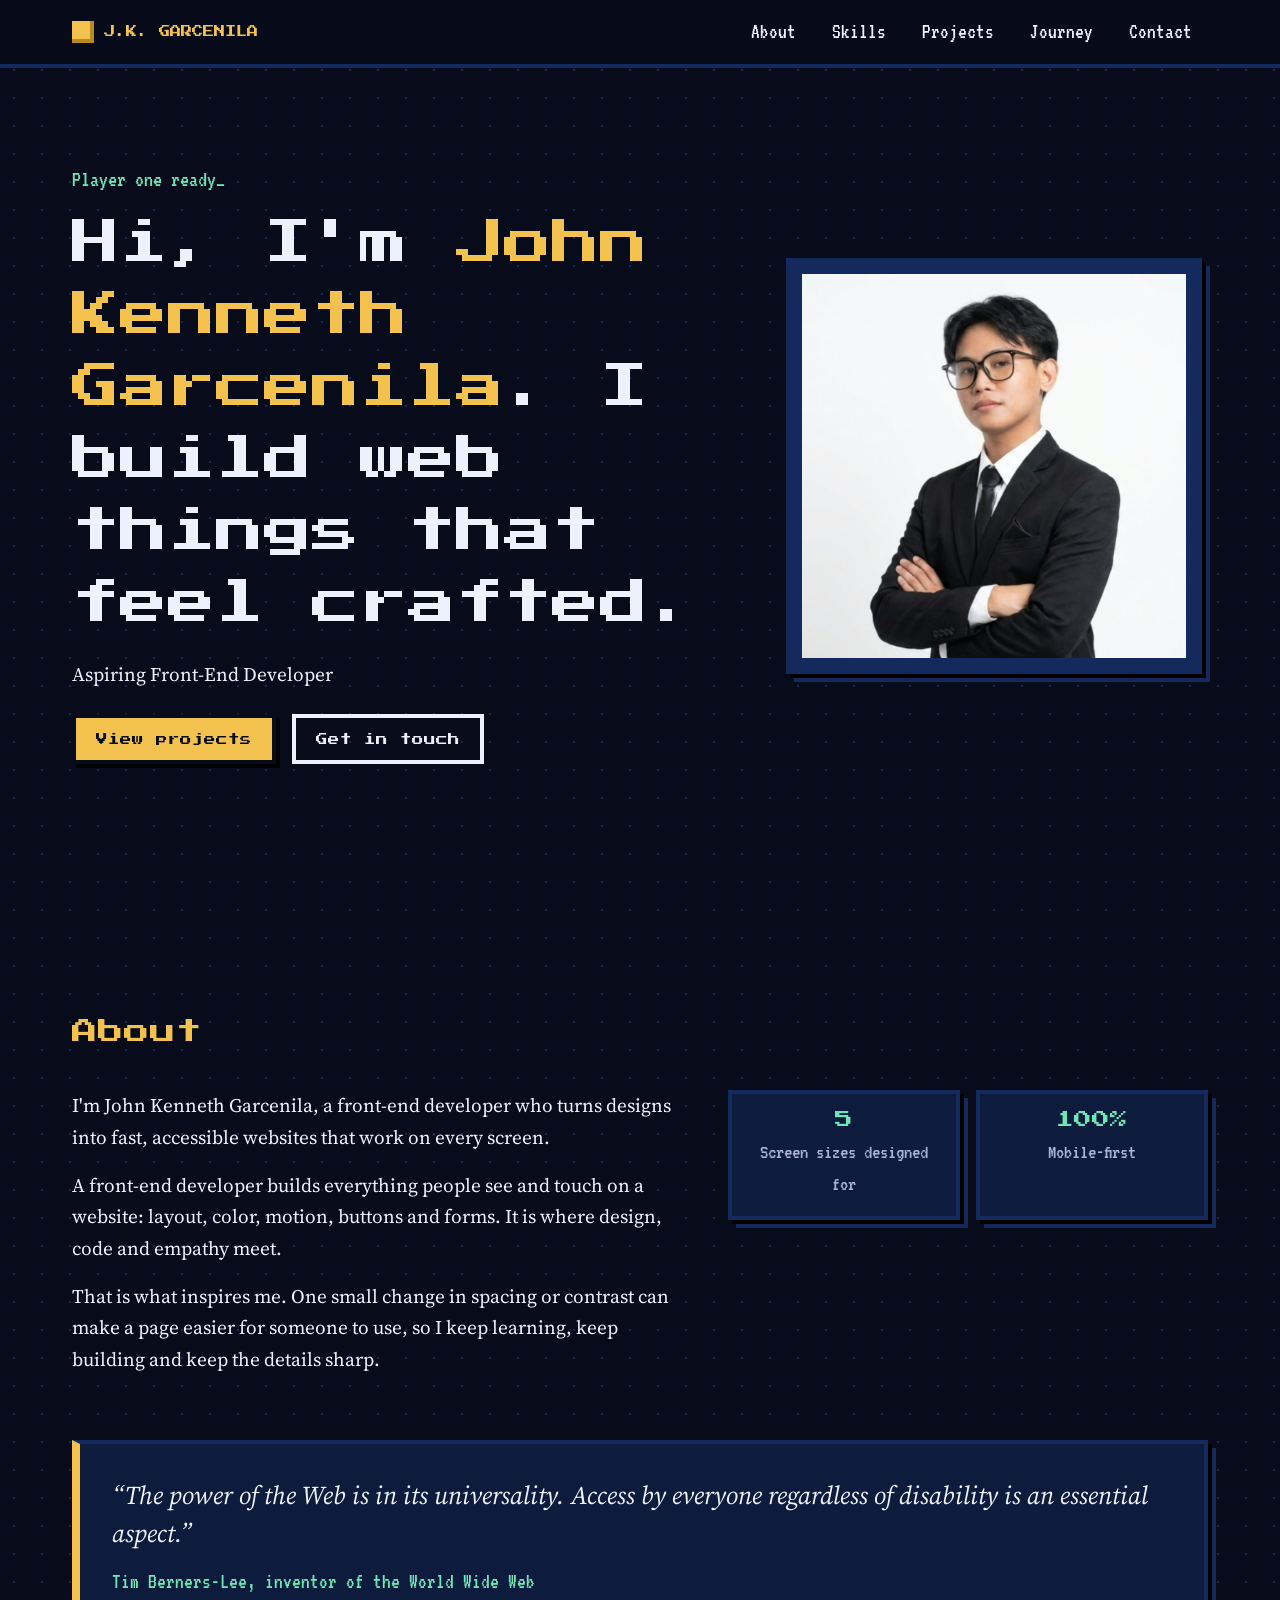
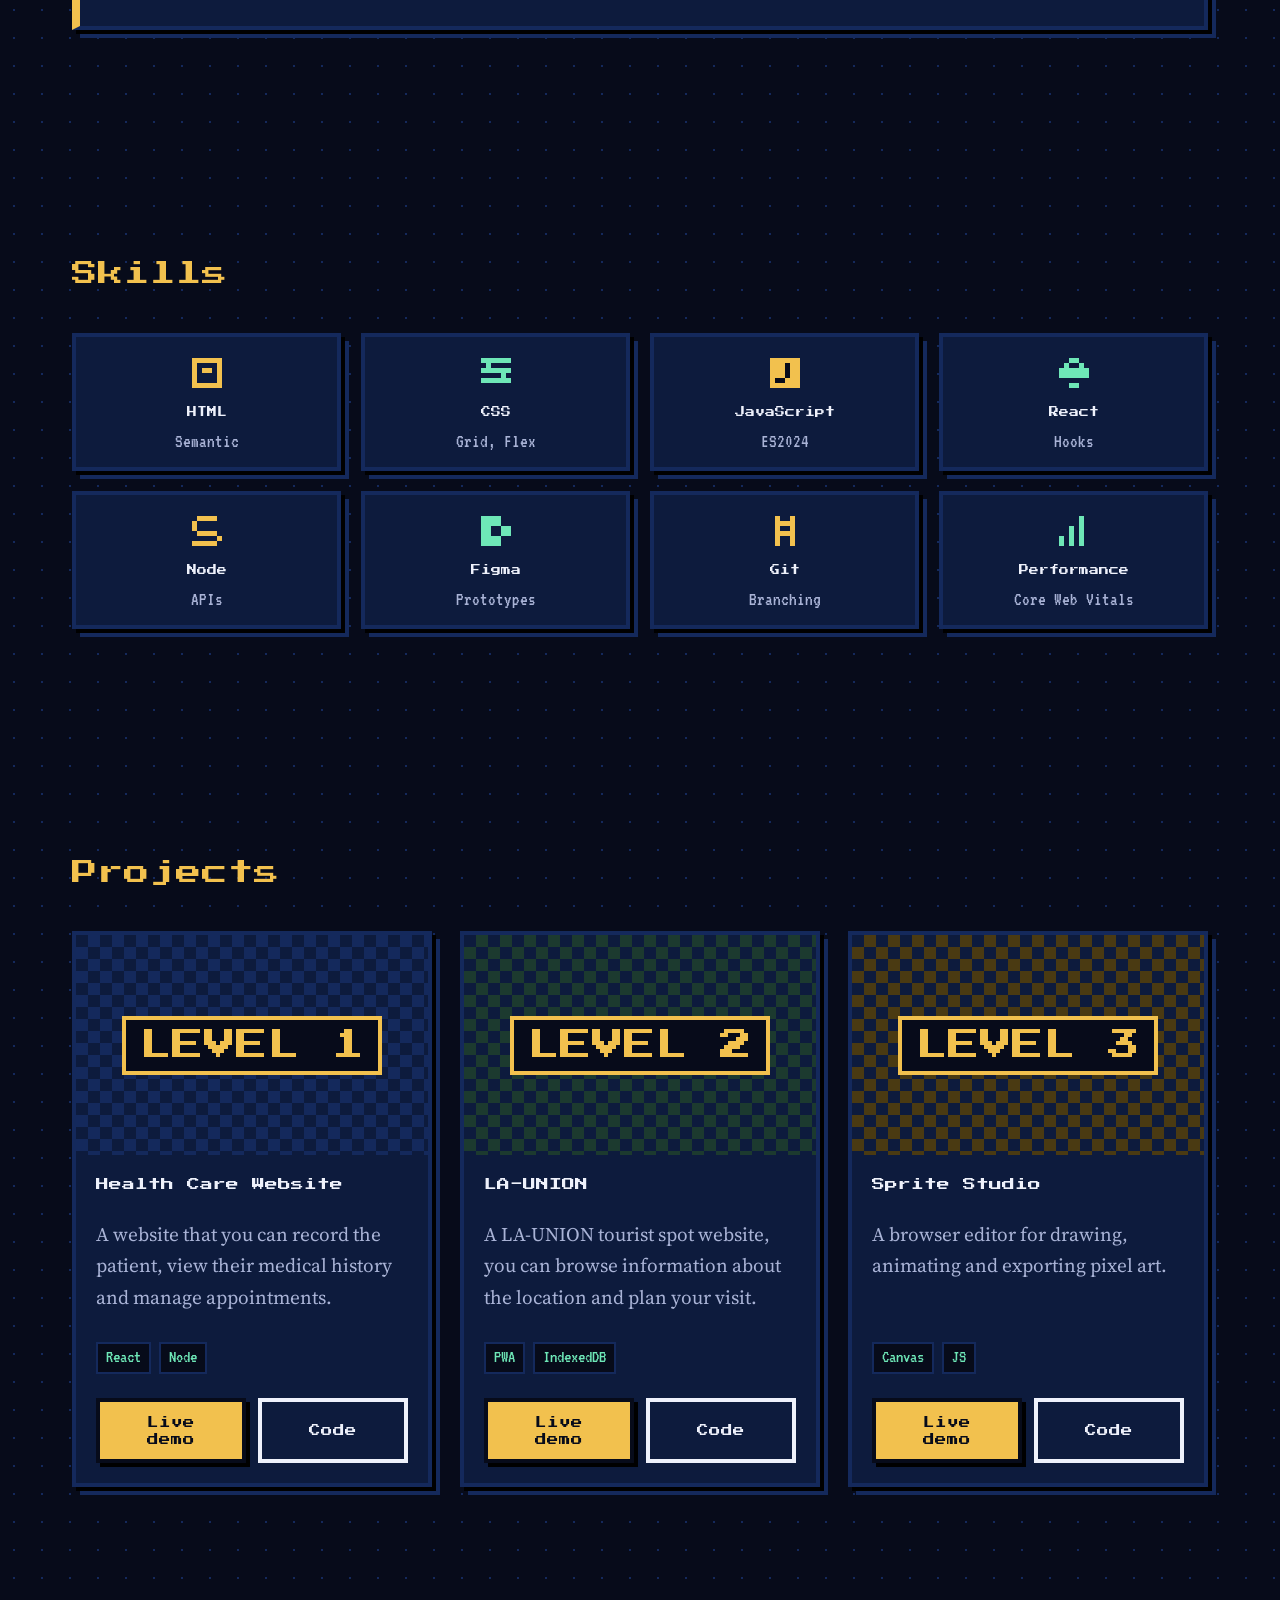
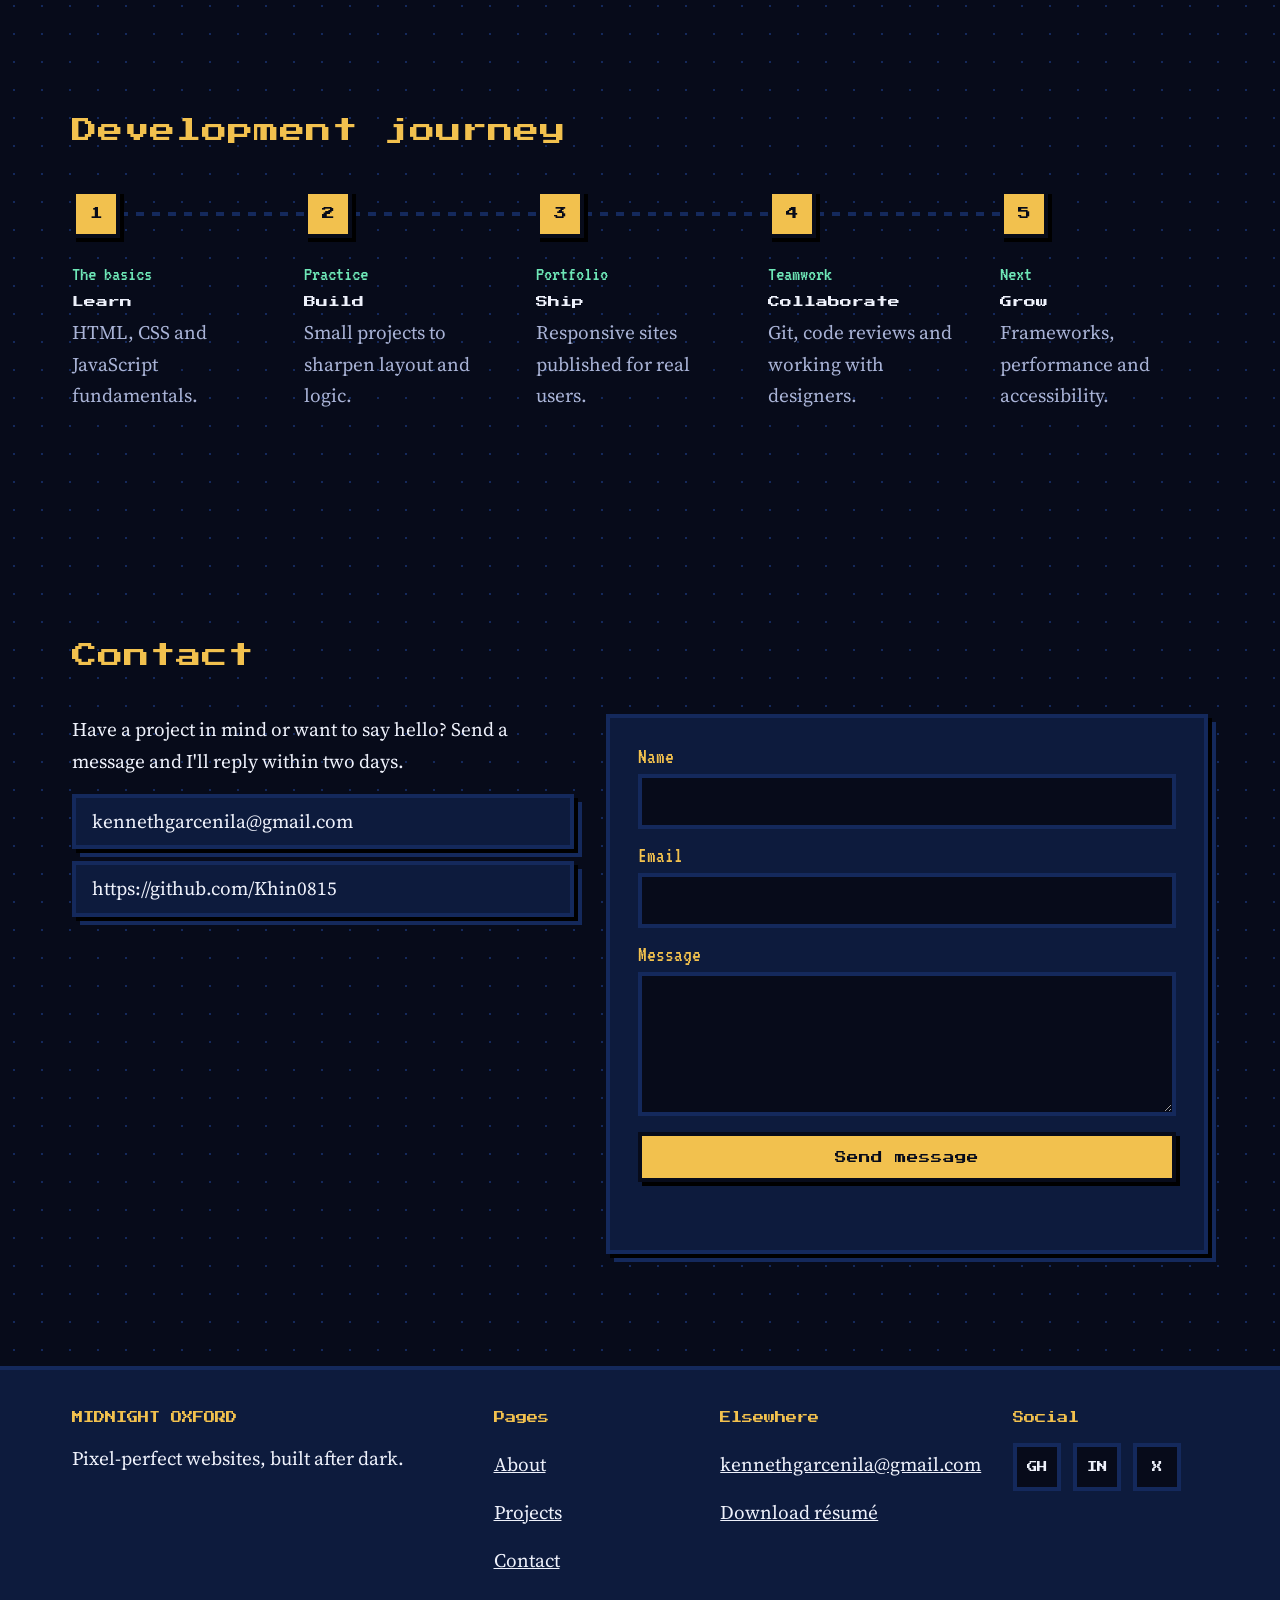
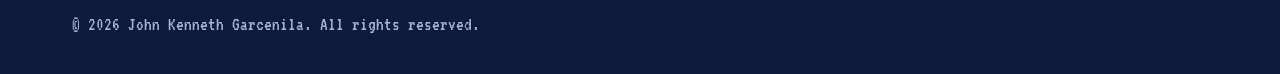
<file: index.html>
<!DOCTYPE html>
<html lang="en">
<head>
<meta charset="utf-8">
<meta name="viewport" content="width=device-width, initial-scale=1">
<title>John Kenneth Garcenila — Front-End Developer | Midnight Oxford</title>
<meta name="description" content="Portfolio of John Kenneth Garcenila, a front-end developer building fast, accessible, responsive websites.">
<link rel="preconnect" href="https://fonts.googleapis.com">
<link rel="preconnect" href="https://fonts.gstatic.com" crossorigin>
<link href="https://fonts.googleapis.com/css2?family=Press+Start+2P&family=VT323&family=Source+Serif+4:opsz,wght@8..60,400;8..60,600&display=swap" rel="stylesheet">
<link rel="stylesheet" href="style.css">
</head>
<body>
<a class="skip" href="#main">Skip to content</a>

<!-- ===== HEADER & NAVIGATION ===== -->

<header>
  <div class="wrap bar">
    <a class="logo" href="#home" aria-label="John Kenneth Garcenila — home"><i aria-hidden="true"></i><span>J.K. GARCENILA</span></a>
    <button class="burger" aria-expanded="false" aria-controls="menu" aria-label="Open menu"><span></span></button>
    <nav id="menu" aria-label="Main">
      <ul>
        <li><a href="#about">About</a></li>
        <li><a href="#skills">Skills</a></li>
        <li><a href="#projects">Projects</a></li>
        <li><a href="#journey">Journey</a></li>
        <li><a href="#contact">Contact</a></li>
      </ul>
    </nav>
  </div>
</header>

<main id="main">
  <!-- HERO: text first, portrait below on mobile -->
  <section class="hero" id="home">
    <div class="wrap">
      <div>
        <p class="tag">Player one ready<span class="blink" aria-hidden="true">_</span></p>
        <h1>Hi, I'm <b>John Kenneth Garcenila</b>. I build web things that feel crafted.</h1>
        <p>Aspiring Front-End Developer</p>
        <div class="cta">
          <a class="btn" href="#projects">View projects</a>
          <a class="btn ghost" href="#contact">Get in touch</a>
        </div>
      </div>
      <figure class="portrait box" style="margin:0">
        <img src="kenneth.jpg" alt="Portrait of John Kenneth Garcenila in a black suit and glasses" width="800" height="800" fetchpriority="high">
      </figure>
    </div>
  </section>

  <!-- ===== ABOUT ===== -->

  <section id="about">
    <div class="wrap">
      <h2 class="h2">About</h2>
      <div class="about">
        <div>
          <p>I'm John Kenneth Garcenila, a front-end developer who turns designs into fast, accessible websites that work on every screen.</p>
          <p>A front-end developer builds everything people see and touch on a website: layout, color, motion, buttons and forms. It is where design, code and empathy meet.</p>
          <p>That is what inspires me. One small change in spacing or contrast can make a page easier for someone to use, so I keep learning, keep building and keep the details sharp.</p>
        </div>
        <div class="stats">
          <div class="box stat"><strong>5</strong><span>Screen sizes designed for</span></div>
          <div class="box stat"><strong>100%</strong><span>Mobile-first</span></div>
        </div>
      </div>
      <figure class="quote box">
        <blockquote>&ldquo;The power of the Web is in its universality. Access by everyone regardless of disability is an essential aspect.&rdquo;</blockquote>
        <figcaption>Tim Berners-Lee, inventor of the World Wide Web</figcaption>
      </figure>
    </div>
  </section>

  <!-- ===== SKILLS ===== -->

  <section id="skills">
    <div class="wrap">
      <h2 class="h2">Skills</h2>
      <div class="skills">
        <div class="box skill"><svg viewBox="0 0 8 8" aria-hidden="true"><path fill="#f2c14e" d="M1 1h6v1H1zM1 2h1v5H1zM6 2h1v5H6zM3 3h2v1H3zM2 6h4v1H2z"/></svg><h3>HTML</h3><small>Semantic</small></div>
        <div class="box skill"><svg viewBox="0 0 8 8" aria-hidden="true"><path fill="#6ee7b7" d="M1 1h6v1H1zM1 3h6v1H1zM1 5h6v1H1zM2 2h1v1H2zM5 4h1v1H5z"/></svg><h3>CSS</h3><small>Grid, Flex</small></div>
        <div class="box skill"><svg viewBox="0 0 8 8" aria-hidden="true"><path fill="#f2c14e" d="M1 1h6v6H1z"/><path fill="#070b1a" d="M4 2h1v3H4zM2 5h2v1H2z"/></svg><h3>JavaScript</h3><small>ES2024</small></div>
        <div class="box skill"><svg viewBox="0 0 8 8" aria-hidden="true"><path fill="#6ee7b7" d="M3 1h2v1H3zM1 3h6v2H1zM3 6h2v1H3zM2 2h1v1H2zM5 2h1v1H5z"/></svg><h3>React</h3><small>Hooks</small></div>
        <div class="box skill"><svg viewBox="0 0 8 8" aria-hidden="true"><path fill="#f2c14e" d="M2 1h4v1H2zM1 2h1v2H1zM2 4h4v1H2zM6 5h1v1H6zM1 6h5v1H1z"/></svg><h3>Node</h3><small>APIs</small></div>
        <div class="box skill"><svg viewBox="0 0 8 8" aria-hidden="true"><path fill="#6ee7b7" d="M1 1h2v6H1zM3 1h2v2H3zM5 3h2v2H5zM3 5h2v2H3z"/></svg><h3>Figma</h3><small>Prototypes</small></div>
        <div class="box skill"><svg viewBox="0 0 8 8" aria-hidden="true"><path fill="#f2c14e" d="M2 1h1v6H2zM5 1h1v6H5zM3 2h2v1H3zM3 4h2v1H3z"/></svg><h3>Git</h3><small>Branching</small></div>
        <div class="box skill"><svg viewBox="0 0 8 8" aria-hidden="true"><path fill="#6ee7b7" d="M1 5h1v2H1zM3 3h1v4H3zM5 1h1v6H5z"/></svg><h3>Performance</h3><small>Core Web Vitals</small></div>
      </div>
    </div>
  </section>

  <!-- ===== PROJECTS ===== -->

  <section id="projects">
    <div class="wrap">
      <h2 class="h2">Projects</h2>
      <div class="projects">
        <article class="box card">
          <!-- Swap for: <img src="p1.webp" alt="..." width="800" height="500" loading="lazy" decoding="async"> -->
          <div class="thumb" style="--c1:#14295c;--c2:#0d1b3d"><span>LEVEL 1</span></div>
          <div class="body"><h3>Health Care Website</h3><p>A website that you can record the patient, view their medical history and manage appointments.</p>
            <ul class="chips"><li>React</li><li>Node</li></ul>
            <div class="links"><a class="btn" href="#">Live demo</a><a class="btn ghost" href="#">Code</a></div></div>
        </article>
        <article class="box card">
          <div class="thumb" style="--c1:#1c3a2f;--c2:#0d1b3d"><span>LEVEL 2</span></div>
          <div class="body"><h3>LA-UNION</h3><p>A LA-UNION tourist spot website, you can browse information about the location and plan your visit.</p>
            <ul class="chips"><li>PWA</li><li>IndexedDB</li></ul>
            <div class="links"><a class="btn" href="#">Live demo</a><a class="btn ghost" href="#">Code</a></div></div>
        </article>
        <article class="box card">
          <div class="thumb" style="--c1:#4a3a12;--c2:#0d1b3d"><span>LEVEL 3</span></div>
          <div class="body"><h3>Sprite Studio</h3><p>A browser editor for drawing, animating and exporting pixel art.</p>
            <ul class="chips"><li>Canvas</li><li>JS</li></ul>
            <div class="links"><a class="btn" href="#">Live demo</a><a class="btn ghost" href="#">Code</a></div></div>
        </article>
      </div>
    </div>
  </section>

  <!-- ===== DEVELOPMENT JOURNEY ===== -->

  <section id="journey">
    <div class="wrap">
      <h2 class="h2">Development journey</h2>
      <ol class="steps">
        <li class="step"><time>The basics</time><h3>Learn</h3><p>HTML, CSS and JavaScript fundamentals.</p></li>
        <li class="step"><time>Practice</time><h3>Build</h3><p>Small projects to sharpen layout and logic.</p></li>
        <li class="step"><time>Portfolio</time><h3>Ship</h3><p>Responsive sites published for real users.</p></li>
        <li class="step"><time>Teamwork</time><h3>Collaborate</h3><p>Git, code reviews and working with designers.</p></li>
        <li class="step"><time>Next</time><h3>Grow</h3><p>Frameworks, performance and accessibility.</p></li>
      </ol>
    </div>
  </section>

  <!-- ===== CONTACT ===== -->

  <section id="contact">
    <div class="wrap">
      <h2 class="h2">Contact</h2>
      <div class="contact">
        <div>
          <p>Have a project in mind or want to say hello? Send a message and I'll reply within two days.</p>
          <ul class="channels">
            <li><a class="box" href="mailto:kennethgarcenila@gmail.com">kennethgarcenila@gmail.com</a></li>
            <li><a class="box" href="https://github.com/Khin0815">https://github.com/Khin0815</a></li>
          </ul>
        </div>
        <form class="box" id="form" novalidate>
          <label>Name<input name="name" autocomplete="name" required></label>
          <label>Email<input name="email" type="email" autocomplete="email" required></label>
          <label>Message<textarea name="message" required></textarea></label>
          <button class="btn" type="submit">Send message</button>
          <p id="status" role="status"></p>
        </form>
      </div>
    </div>
  </section>
</main>

<!-- ===== FOOTER ===== -->

<footer>
  <div class="wrap">
    <div class="fgrid">
      <div><h2>MIDNIGHT OXFORD</h2><p>Pixel-perfect websites, built after dark.</p></div>
      <div><h2>Pages</h2><ul><li><a href="#about">About</a></li><li><a href="#projects">Projects</a></li><li><a href="#contact">Contact</a></li></ul></div>
      <div><h2>Elsewhere</h2><ul><li><a href="mailto:kennethgarcenila@gmail.com">kennethgarcenila@gmail.com</a></li><li><a href="#">Download résumé</a></li></ul></div>
      <div><h2>Social</h2>
        <div class="social">
          <a href="https://github.com/Khin0815" aria-label="GitHub">GH</a>
          <a href="https://linkedin.com/" aria-label="LinkedIn">IN</a>
          <a href="https://x.com/" aria-label="X">X</a>
        </div>
      </div>
    </div>
    <p class="copy">&copy; <span id="y">2026</span> John Kenneth Garcenila. All rights reserved.</p>
  </div>
</footer>

<script src="script.js" defer></script>
</body>
</html>
</file>
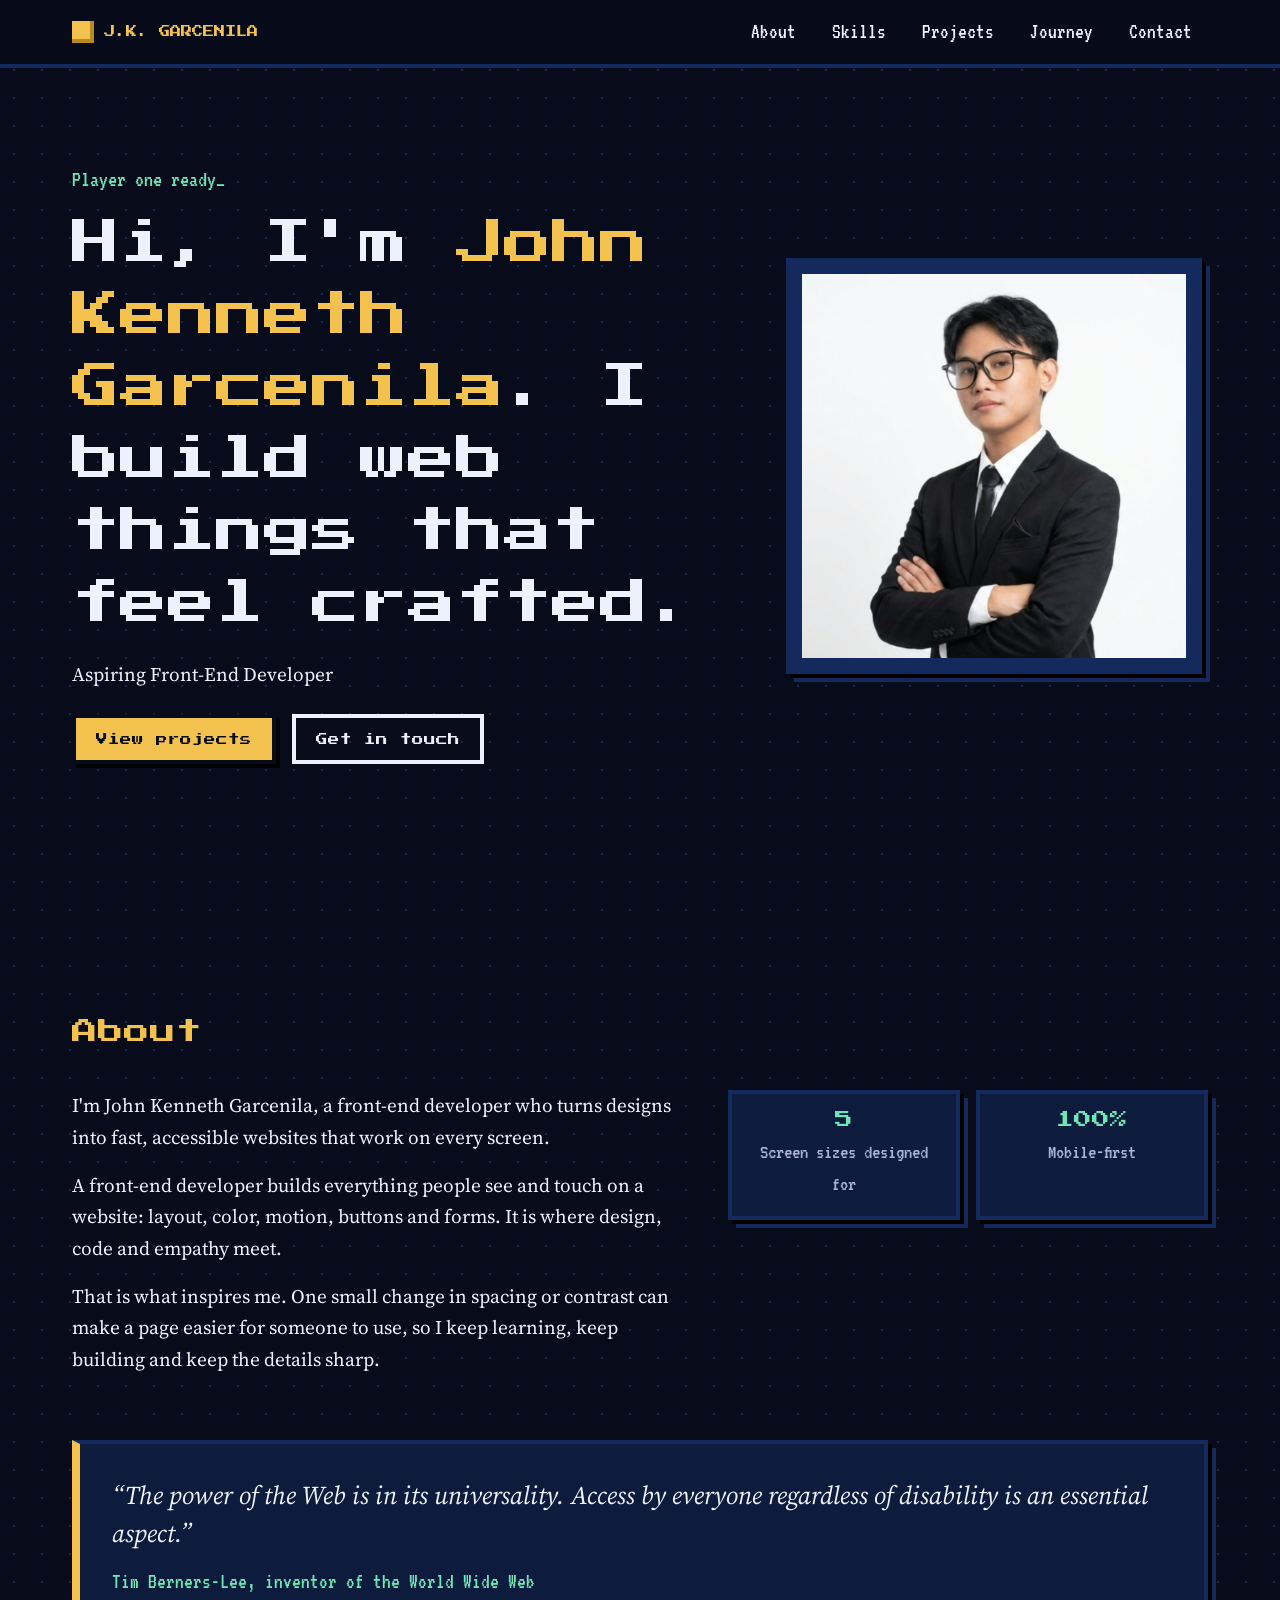
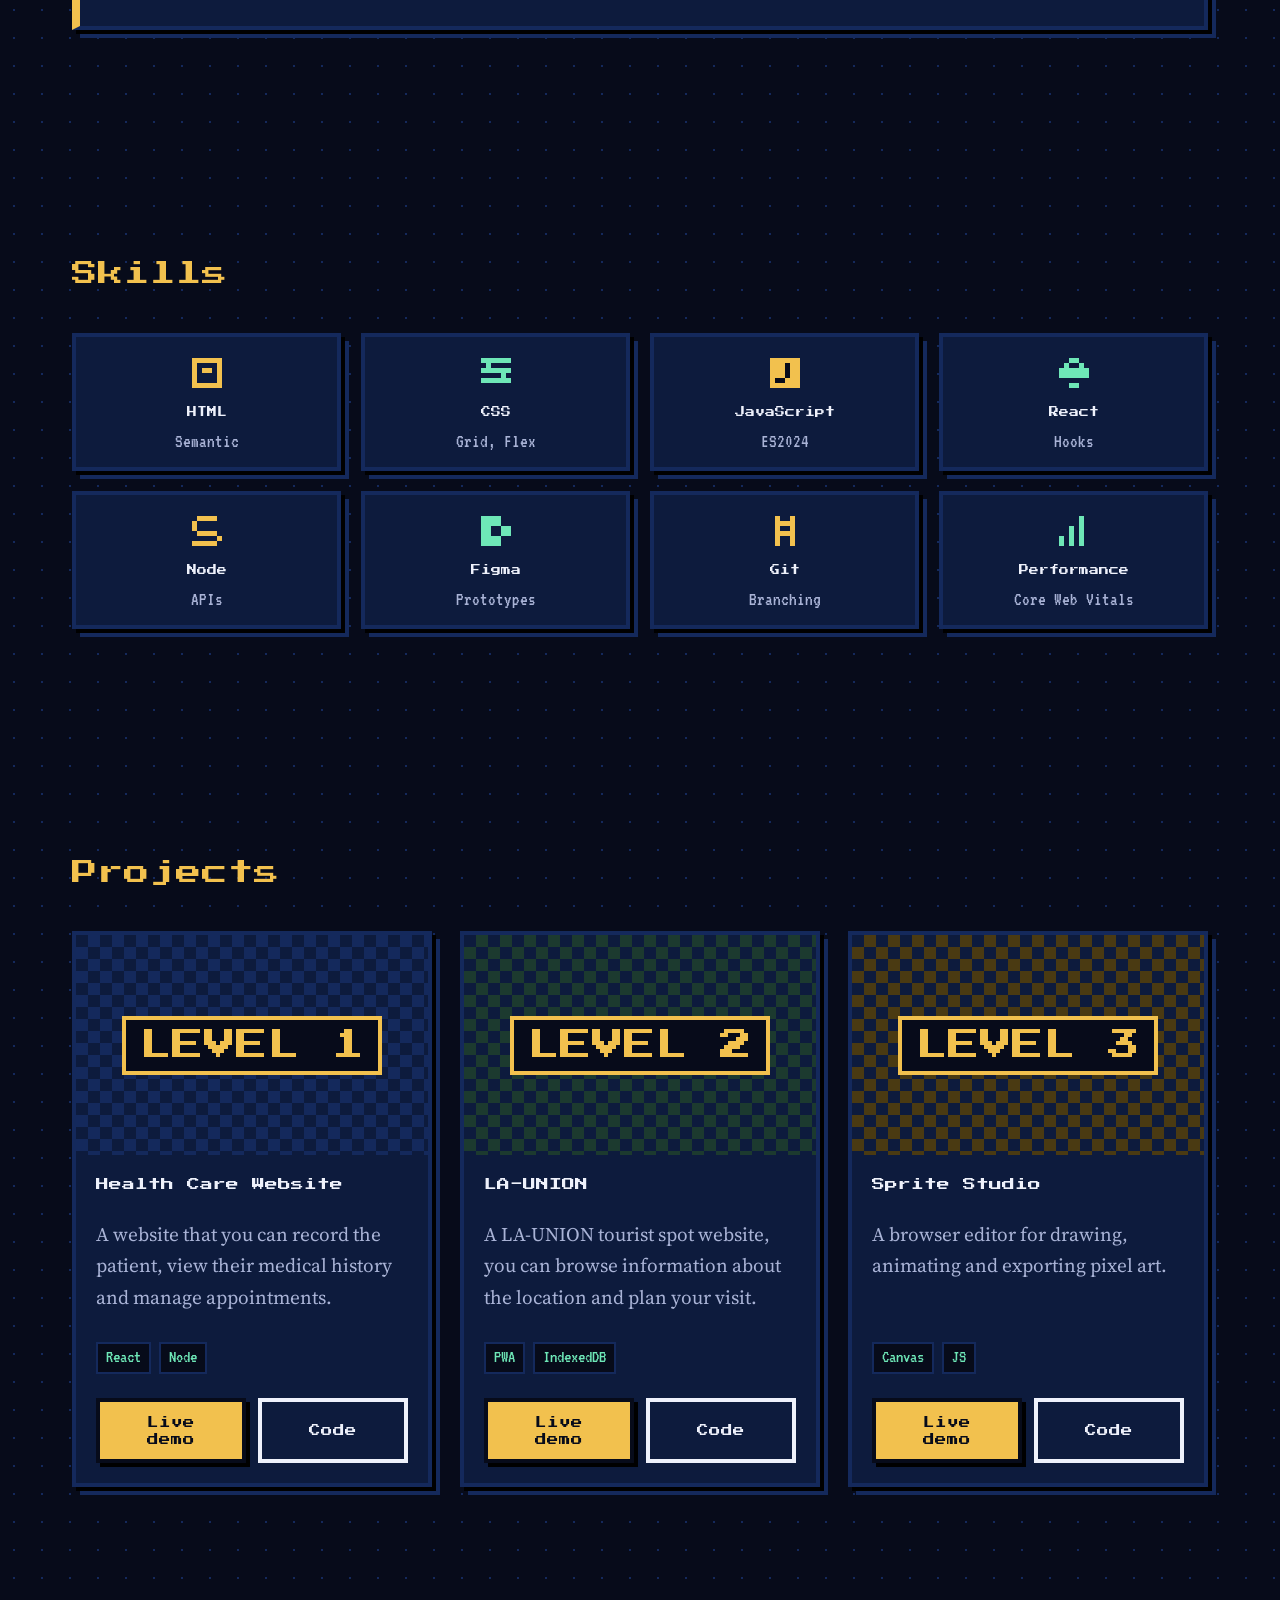
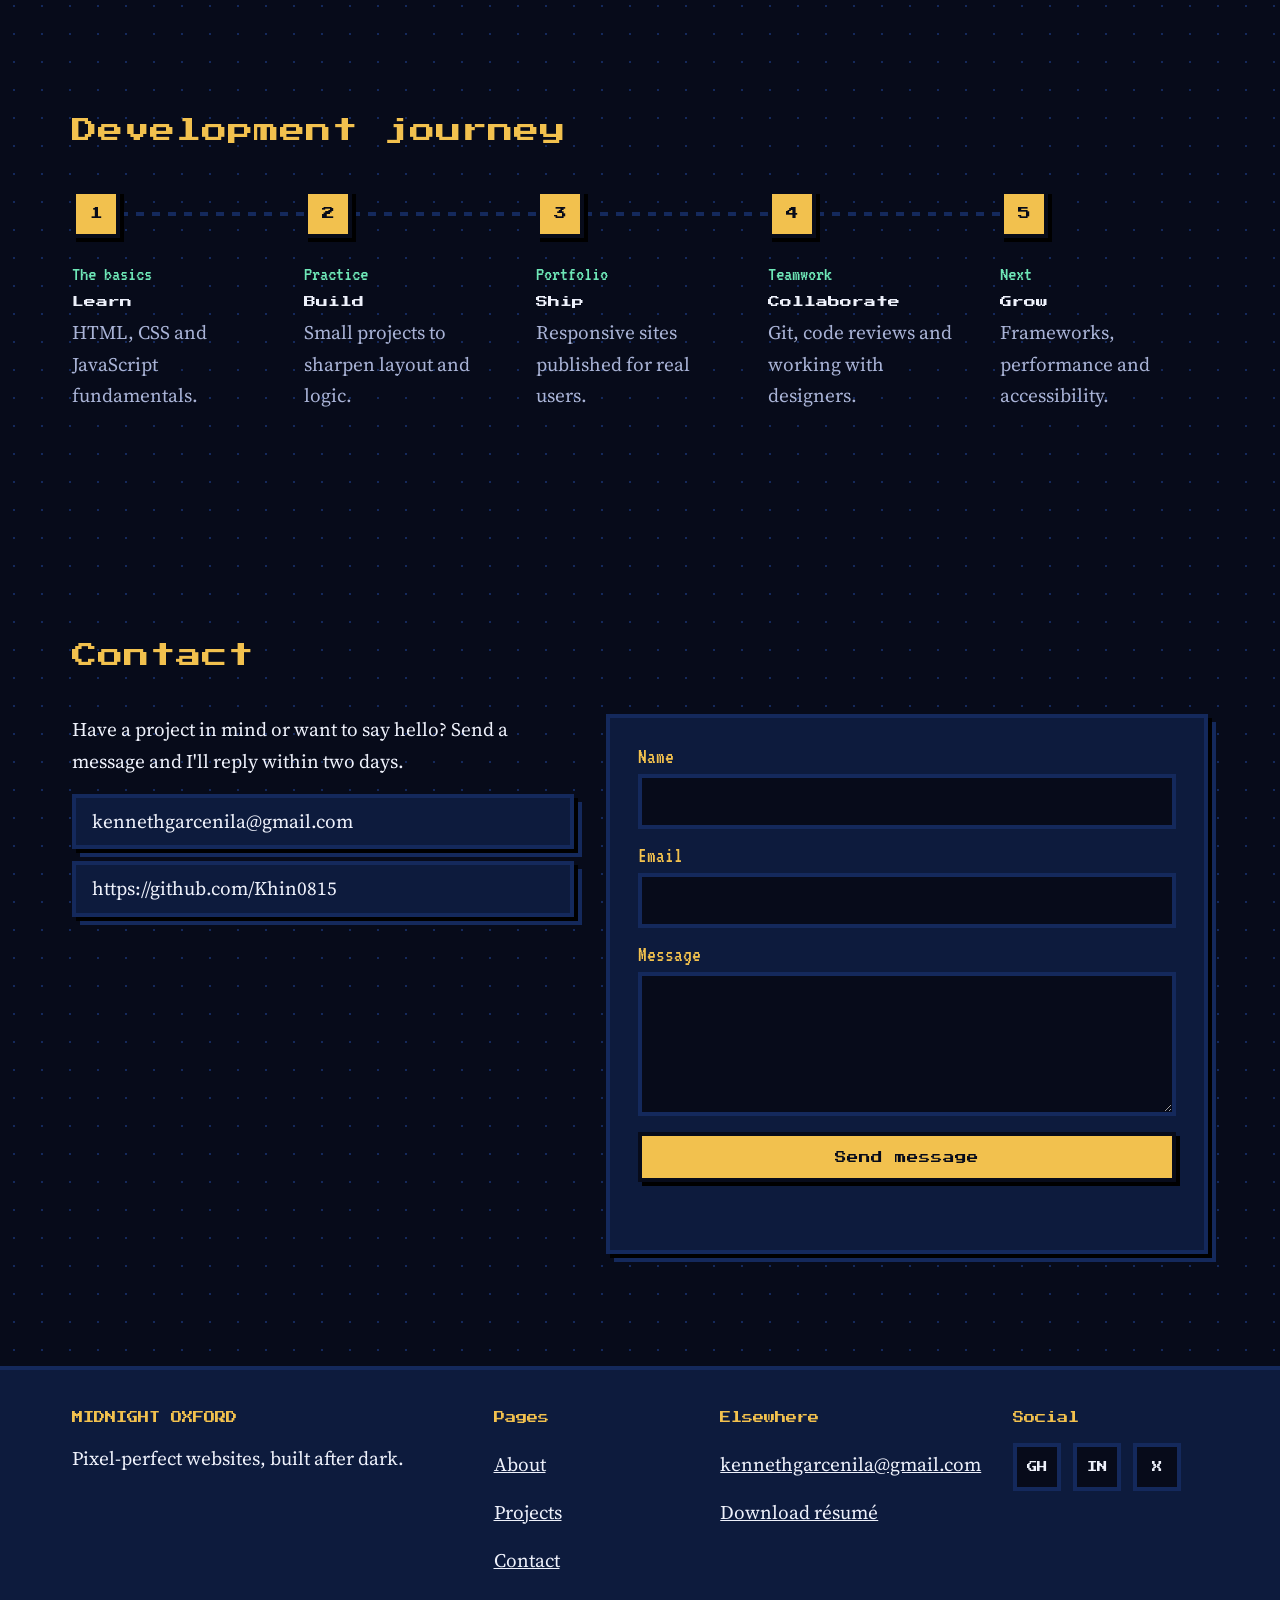
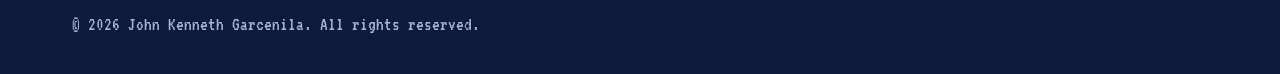
<file: script.html>
<!DOCTYPE html>
<html lang="en">
<head>
<meta charset="utf-8">
<meta name="viewport" content="width=device-width, initial-scale=1">
<title>John Kenneth Garcenila — Front-End Developer | Midnight Oxford</title>
<meta name="description" content="Portfolio of John Kenneth Garcenila, a front-end developer building fast, accessible, responsive websites.">
<link rel="preconnect" href="https://fonts.googleapis.com">
<link rel="preconnect" href="https://fonts.gstatic.com" crossorigin>
<link href="https://fonts.googleapis.com/css2?family=Press+Start+2P&family=VT323&family=Source+Serif+4:opsz,wght@8..60,400;8..60,600&display=swap" rel="stylesheet">
<link rel="stylesheet" href="style.css">
</head>
<body>
<a class="skip" href="#main">Skip to content</a>

<!-- ===== HEADER & NAVIGATION ===== -->

<header>
  <div class="wrap bar">
    <a class="logo" href="#home" aria-label="John Kenneth Garcenila — home"><i aria-hidden="true"></i><span>J.K. GARCENILA</span></a>
    <button class="burger" aria-expanded="false" aria-controls="menu" aria-label="Open menu"><span></span></button>
    <nav id="menu" aria-label="Main">
      <ul>
        <li><a href="#about">About</a></li>
        <li><a href="#skills">Skills</a></li>
        <li><a href="#projects">Projects</a></li>
        <li><a href="#journey">Journey</a></li>
        <li><a href="#contact">Contact</a></li>
      </ul>
    </nav>
  </div>
</header>

<main id="main">
  <!-- HERO: text first, portrait below on mobile -->
  <section class="hero" id="home">
    <div class="wrap">
      <div>
        <p class="tag">Player one ready<span class="blink" aria-hidden="true">_</span></p>
        <h1>Hi, I'm <b>John Kenneth Garcenila</b>. I build web things that feel crafted.</h1>
        <p>Aspiring Front-End Developer</p>
        <div class="cta">
          <a class="btn" href="#projects">View projects</a>
          <a class="btn ghost" href="#contact">Get in touch</a>
        </div>
      </div>
      <figure class="portrait box" style="margin:0">
        <img src="kenneth.jpg" alt="Portrait of John Kenneth Garcenila in a black suit and glasses" width="800" height="800" fetchpriority="high">
      </figure>
    </div>
  </section>

  <!-- ===== ABOUT ===== -->

  <section id="about">
    <div class="wrap">
      <h2 class="h2">About</h2>
      <div class="about">
        <div>
          <p>I'm John Kenneth Garcenila, a front-end developer who turns designs into fast, accessible websites that work on every screen.</p>
          <p>A front-end developer builds everything people see and touch on a website: layout, color, motion, buttons and forms. It is where design, code and empathy meet.</p>
          <p>That is what inspires me. One small change in spacing or contrast can make a page easier for someone to use, so I keep learning, keep building and keep the details sharp.</p>
        </div>
        <div class="stats">
          <div class="box stat"><strong>5</strong><span>Screen sizes designed for</span></div>
          <div class="box stat"><strong>100%</strong><span>Mobile-first</span></div>
        </div>
      </div>
      <figure class="quote box">
        <blockquote>&ldquo;The power of the Web is in its universality. Access by everyone regardless of disability is an essential aspect.&rdquo;</blockquote>
        <figcaption>Tim Berners-Lee, inventor of the World Wide Web</figcaption>
      </figure>
    </div>
  </section>

  <!-- ===== SKILLS ===== -->

  <section id="skills">
    <div class="wrap">
      <h2 class="h2">Skills</h2>
      <div class="skills">
        <div class="box skill"><svg viewBox="0 0 8 8" aria-hidden="true"><path fill="#f2c14e" d="M1 1h6v1H1zM1 2h1v5H1zM6 2h1v5H6zM3 3h2v1H3zM2 6h4v1H2z"/></svg><h3>HTML</h3><small>Semantic</small></div>
        <div class="box skill"><svg viewBox="0 0 8 8" aria-hidden="true"><path fill="#6ee7b7" d="M1 1h6v1H1zM1 3h6v1H1zM1 5h6v1H1zM2 2h1v1H2zM5 4h1v1H5z"/></svg><h3>CSS</h3><small>Grid, Flex</small></div>
        <div class="box skill"><svg viewBox="0 0 8 8" aria-hidden="true"><path fill="#f2c14e" d="M1 1h6v6H1z"/><path fill="#070b1a" d="M4 2h1v3H4zM2 5h2v1H2z"/></svg><h3>JavaScript</h3><small>ES2024</small></div>
        <div class="box skill"><svg viewBox="0 0 8 8" aria-hidden="true"><path fill="#6ee7b7" d="M3 1h2v1H3zM1 3h6v2H1zM3 6h2v1H3zM2 2h1v1H2zM5 2h1v1H5z"/></svg><h3>React</h3><small>Hooks</small></div>
        <div class="box skill"><svg viewBox="0 0 8 8" aria-hidden="true"><path fill="#f2c14e" d="M2 1h4v1H2zM1 2h1v2H1zM2 4h4v1H2zM6 5h1v1H6zM1 6h5v1H1z"/></svg><h3>Node</h3><small>APIs</small></div>
        <div class="box skill"><svg viewBox="0 0 8 8" aria-hidden="true"><path fill="#6ee7b7" d="M1 1h2v6H1zM3 1h2v2H3zM5 3h2v2H5zM3 5h2v2H3z"/></svg><h3>Figma</h3><small>Prototypes</small></div>
        <div class="box skill"><svg viewBox="0 0 8 8" aria-hidden="true"><path fill="#f2c14e" d="M2 1h1v6H2zM5 1h1v6H5zM3 2h2v1H3zM3 4h2v1H3z"/></svg><h3>Git</h3><small>Branching</small></div>
        <div class="box skill"><svg viewBox="0 0 8 8" aria-hidden="true"><path fill="#6ee7b7" d="M1 5h1v2H1zM3 3h1v4H3zM5 1h1v6H5z"/></svg><h3>Performance</h3><small>Core Web Vitals</small></div>
      </div>
    </div>
  </section>

  <!-- ===== PROJECTS ===== -->

  <section id="projects">
    <div class="wrap">
      <h2 class="h2">Projects</h2>
      <div class="projects">
        <article class="box card">
          <!-- Swap for: <img src="p1.webp" alt="..." width="800" height="500" loading="lazy" decoding="async"> -->
          <div class="thumb" style="--c1:#14295c;--c2:#0d1b3d"><span>LEVEL 1</span></div>
          <div class="body"><h3>Health Care Website</h3><p>A website that you can record the patient, view their medical history and manage appointments.</p>
            <ul class="chips"><li>React</li><li>Node</li></ul>
            <div class="links"><a class="btn" href="#">Live demo</a><a class="btn ghost" href="#">Code</a></div></div>
        </article>
        <article class="box card">
          <div class="thumb" style="--c1:#1c3a2f;--c2:#0d1b3d"><span>LEVEL 2</span></div>
          <div class="body"><h3>LA-UNION</h3><p>A LA-UNION tourist spot website, you can browse information about the location and plan your visit.</p>
            <ul class="chips"><li>PWA</li><li>IndexedDB</li></ul>
            <div class="links"><a class="btn" href="#">Live demo</a><a class="btn ghost" href="#">Code</a></div></div>
        </article>
        <article class="box card">
          <div class="thumb" style="--c1:#4a3a12;--c2:#0d1b3d"><span>LEVEL 3</span></div>
          <div class="body"><h3>Sprite Studio</h3><p>A browser editor for drawing, animating and exporting pixel art.</p>
            <ul class="chips"><li>Canvas</li><li>JS</li></ul>
            <div class="links"><a class="btn" href="#">Live demo</a><a class="btn ghost" href="#">Code</a></div></div>
        </article>
      </div>
    </div>
  </section>

  <!-- ===== DEVELOPMENT JOURNEY ===== -->

  <section id="journey">
    <div class="wrap">
      <h2 class="h2">Development journey</h2>
      <ol class="steps">
        <li class="step"><time>The basics</time><h3>Learn</h3><p>HTML, CSS and JavaScript fundamentals.</p></li>
        <li class="step"><time>Practice</time><h3>Build</h3><p>Small projects to sharpen layout and logic.</p></li>
        <li class="step"><time>Portfolio</time><h3>Ship</h3><p>Responsive sites published for real users.</p></li>
        <li class="step"><time>Teamwork</time><h3>Collaborate</h3><p>Git, code reviews and working with designers.</p></li>
        <li class="step"><time>Next</time><h3>Grow</h3><p>Frameworks, performance and accessibility.</p></li>
      </ol>
    </div>
  </section>

  <!-- ===== CONTACT ===== -->

  <section id="contact">
    <div class="wrap">
      <h2 class="h2">Contact</h2>
      <div class="contact">
        <div>
          <p>Have a project in mind or want to say hello? Send a message and I'll reply within two days.</p>
          <ul class="channels">
            <li><a class="box" href="mailto:kennethgarcenila@gmail.com">kennethgarcenila@gmail.com</a></li>
            <li><a class="box" href="https://github.com/Khin0815">https://github.com/Khin0815</a></li>
          </ul>
        </div>
        <form class="box" id="form" novalidate>
          <label>Name<input name="name" autocomplete="name" required></label>
          <label>Email<input name="email" type="email" autocomplete="email" required></label>
          <label>Message<textarea name="message" required></textarea></label>
          <button class="btn" type="submit">Send message</button>
          <p id="status" role="status"></p>
        </form>
      </div>
    </div>
  </section>
</main>

<!-- ===== FOOTER ===== -->

<footer>
  <div class="wrap">
    <div class="fgrid">
      <div><h2>MIDNIGHT OXFORD</h2><p>Pixel-perfect websites, built after dark.</p></div>
      <div><h2>Pages</h2><ul><li><a href="#about">About</a></li><li><a href="#projects">Projects</a></li><li><a href="#contact">Contact</a></li></ul></div>
      <div><h2>Elsewhere</h2><ul><li><a href="mailto:kennethgarcenila@gmail.com">kennethgarcenila@gmail.com</a></li><li><a href="#">Download résumé</a></li></ul></div>
      <div><h2>Social</h2>
        <div class="social">
          <a href="https://github.com/Khin0815" aria-label="GitHub">GH</a>
          <a href="https://linkedin.com/" aria-label="LinkedIn">IN</a>
          <a href="https://x.com/" aria-label="X">X</a>
        </div>
      </div>
    </div>
    <p class="copy">&copy; <span id="y">2026</span> John Kenneth Garcenila. All rights reserved.</p>
  </div>
</footer>

<script src="script.js" defer></script>
</body>
</html>
</file>
<file: style.css>
/* ==========================================================================
   MIDNIGHT OXFORD — Portfolio of John Kenneth Garcenila
   Stylesheet (mobile-first: base styles first, wider screens override below)

   TABLE OF CONTENTS
   01. TOKENS
   02. RESET & BASE
   03. LAYOUT HELPERS & ACCESSIBILITY
   04. SHARED COMPONENTS (box, buttons)
   05. HEADER / NAV (mobile first)
   06. HERO
   07. ABOUT
   08. QUOTE
   09. SKILLS
   10. PROJECTS
   11. TIMELINE (vertical on mobile)
   12. CONTACT
   13. FOOTER
   14. VERY NARROW
   15. TABLET (≥768)
   16. DESKTOP NAV + LAYOUTS (≥1024)
   17. LARGE SCREENS (≥1440 / ≥1920)
   18. REDUCED MOTION

   QUICK EDITS
   - Colors, fonts, spacing ........ section 01 (:root variables)
   - Breakpoints ................... tablet 48em (768px), desktop 64em (1024px),
                                     large 90em (1440px), extra large 120em (1920px)
   ========================================================================== */

/* ==========================================================================
   01. TOKENS
   ========================================================================== */

:root {
  --ink: #070b1a;  /* midnight */
  --oxford: #0d1b3d;  /* oxford blue surface */
  --oxford-2: #14295c;  /* raised surface */
  --gold: #f2c14e;  /* college gold */
  --mint: #6ee7b7;  /* terminal mint */
  --paper: #eef1fb;  /* text */
  --muted: #a9b3d6;
  --px: 4px;  /* one "pixel" */
  --font-px: "Press Start 2P", ui-monospace, monospace;
  --font-term: "VT323", ui-monospace, monospace;
  --font-body: "Source Serif 4", Georgia, serif;
  --pad: clamp(1rem, 4vw, 2rem);
  --max: 75rem;
}

/* ==========================================================================
   02. RESET & BASE
   ========================================================================== */

*,
*::before,
*::after {
  box-sizing: border-box;
}

html {
  scroll-behavior: smooth;
  scroll-padding-top: 5rem;
  -webkit-text-size-adjust: 100%;
}

body {
  margin: 0;
  background: var(--ink);
  color: var(--paper);
  font: clamp(1.05rem, .98rem + .3vw, 1.2rem)/1.65 var(--font-body);
  overflow-x: clip;
  background-image: radial-gradient(var(--oxford-2) 1px, transparent 1.5px);
  background-size: 28px 28px;
}

img,
svg {
  max-width: 100%;
  height: auto;
  display: block;
}

h1,
h2,
h3 {
  font-family: var(--font-px);
  line-height: 1.5;
  margin: 0 0 1rem;
  font-weight: 400;
  overflow-wrap: anywhere;
}

p {
  margin: 0 0 1rem;
  max-width: 62ch;
}

a {
  color: var(--gold);
}

:focus-visible {
  outline: var(--px) solid var(--mint);
  outline-offset: 3px;
}

/* ==========================================================================
   03. LAYOUT HELPERS & ACCESSIBILITY
   ========================================================================== */

.wrap {
  width: 100%;
  max-width: var(--max);
  margin-inline: auto;
  padding-inline: var(--pad);
}

section {
  padding-block: clamp(3.5rem, 9vw, 7rem);
}

.h2 {
  font-size: clamp(.95rem, .7rem + 1.6vw, 1.6rem);
  color: var(--gold);
  margin-bottom: clamp(1.5rem, 4vw, 2.5rem);
}

.sr {
  position: absolute;
  width: 1px;
  height: 1px;
  overflow: hidden;
  clip: rect(0 0 0 0);
  white-space: nowrap;
}

.skip {
  position: absolute;
  left: 1rem;
  top: -4rem;
  background: var(--gold);
  color: var(--ink);
  padding: .75rem 1rem;
  z-index: 100;
}

.skip:focus {
  top: 1rem;
}

/* ==========================================================================
   04. SHARED COMPONENTS (box, buttons)
   ========================================================================== */

/* pixel box: stepped corners via clip-path + hard shadow */
.box {
  background: var(--oxford);
  border: var(--px) solid var(--oxford-2);
  box-shadow: var(--px) var(--px) 0 0 #000, calc(var(--px)*2) calc(var(--px)*2) 0 0 var(--oxford-2);
}

.btn {
  display: inline-flex;
  align-items: center;
  justify-content: center;
  min-height: 3rem;
  padding: .8rem 1.25rem;
  font: .72rem/1.4 var(--font-px);
  text-decoration: none;
  text-align: center;
  background: var(--gold);
  color: var(--ink);
  border: var(--px) solid var(--ink);
  box-shadow: var(--px) var(--px) 0 0 #000;
  cursor: pointer;
  transition: transform .12s steps(2), box-shadow .12s steps(2);
}

.btn:hover {
  transform: translate(2px, 2px);
  box-shadow: 2px 2px 0 0 #000;
}

.btn.ghost {
  background: transparent;
  color: var(--paper);
  border-color: var(--paper);
  box-shadow: none;
}

.btn.ghost:hover {
  background: var(--oxford-2);
  transform: none;
}

/* ==========================================================================
   05. HEADER / NAV (mobile first)
   ========================================================================== */

header {
  position: fixed;
  inset: 0 0 auto;
  z-index: 50;
  background: rgba(7, 11, 26, .94);
  border-bottom: var(--px) solid var(--oxford-2);
  backdrop-filter: blur(6px);
}

.bar {
  display: flex;
  align-items: center;
  justify-content: space-between;
  min-height: 4rem;
  gap: 1rem;
}

.logo {
  font: .7rem/1.3 var(--font-px);
  color: var(--gold);
  text-decoration: none;
  display: flex;
  align-items: center;
  gap: .6rem;
  min-height: 3rem;
}

.logo i {
  width: 1.4rem;
  height: 1.4rem;
  background: var(--gold);
  box-shadow: inset -4px -4px 0 #b88a1f;
  display: block;
  flex: none;
}

.burger {
  width: 3rem;
  height: 3rem;
  background: var(--oxford);
  border: var(--px) solid var(--oxford-2);
  color: var(--paper);
  display: grid;
  place-items: center;
  cursor: pointer;
  padding: 0;
}

.burger span,
.burger span::before,
.burger span::after {
  display: block;
  width: 1.4rem;
  height: var(--px);
  background: currentColor;
  transition: transform .25s steps(4), background .25s;
}

.burger span {
  position: relative;
}

.burger span::before,
.burger span::after {
  content: "";
  position: absolute;
  left: 0;
}

.burger span::before {
  top: -.5rem;
}

.burger span::after {
  top: .5rem;
}

.burger[aria-expanded="true"] span {
  background: transparent;
}

.burger[aria-expanded="true"] span::before {
  transform: translateY(.5rem) rotate(45deg);
}

.burger[aria-expanded="true"] span::after {
  transform: translateY(-.5rem) rotate(-45deg);
}

nav {
  position: absolute;
  left: 0;
  right: 0;
  top: 100%;
  background: var(--ink);
  border-bottom: var(--px) solid var(--oxford-2);
  transform: translateY(-8px);
  opacity: 0;
  visibility: hidden;
  transition: opacity .25s, transform .25s, visibility .25s;
  max-height: calc(100dvh - 4rem);
  overflow-y: auto;
}

nav.open {
  transform: none;
  opacity: 1;
  visibility: visible;
}

nav ul {
  list-style: none;
  margin: 0;
  padding: .5rem var(--pad) 1.25rem;
  display: grid;
  gap: .25rem;
}

nav a {
  display: flex;
  align-items: center;
  min-height: 3rem;
  padding: .5rem .75rem;
  color: var(--paper);
  text-decoration: none;
  font: 1.5rem/1 var(--font-term);
}

nav a:hover,
nav a[aria-current="true"] {
  background: var(--oxford-2);
  color: var(--gold);
}

nav a::before {
  content: "> ";
  color: var(--mint);
  white-space: pre;
}

/* ==========================================================================
   06. HERO
   ========================================================================== */

.hero {
  padding-top: calc(4rem + clamp(2.5rem, 7vw, 5rem));
  min-height: 100svh;
  display: grid;
  align-items: center;
}

.hero .wrap {
  display: grid;
  gap: clamp(2rem, 6vw, 3rem);
  align-items: center;
  text-align: center;
  justify-items: center;
}

.tag {
  font: 1.4rem/1 var(--font-term);
  color: var(--mint);
  margin-bottom: 1rem;
}

.hero h1 {
  font-size: clamp(1.25rem, .6rem + 4.6vw, 3rem);
  margin-bottom: 1.25rem;
}

.hero h1 b {
  font-weight: 400;
  color: var(--gold);
}

.hero p {
  margin-inline: auto;
}

.cta {
  display: flex;
  flex-wrap: wrap;
  gap: 1rem;
  justify-content: center;
  margin-top: 1.5rem;
}

.cta .btn {
  flex: 1 1 11rem;
}

.portrait {
  width: min(70vw, 20rem);
  aspect-ratio: 1;
  padding: .75rem;
  background: var(--oxford-2);
}

.portrait img,
.portrait svg {
  width: 100%;
  height: 100%;
  object-fit: cover;
}

.portrait svg {
  image-rendering: pixelated;
}

.blink {
  animation: blink 1s steps(2) infinite;
}

@keyframes blink {
  50% {
    opacity: 0;
  }
}

/* ==========================================================================
   07. ABOUT
   ========================================================================== */

.about {
  display: grid;
  gap: 2rem;
}

.stats {
  display: grid;
  grid-template-columns: repeat(auto-fit, minmax(8rem, 1fr));
  gap: 1rem;
}

.stat {
  padding: 1rem;
  text-align: center;
}

.stat strong {
  display: block;
  font: 1.1rem var(--font-px);
  color: var(--mint);
  margin-bottom: .5rem;
}

.stat span {
  font: 1.3rem/1.1 var(--font-term);
  color: var(--muted);
}

/* ==========================================================================
   08. QUOTE
   ========================================================================== */

.quote {
  margin: clamp(2rem, 5vw, 3rem) 0 0;
  padding: clamp(1.25rem, 4vw, 2rem);
  border-left: calc(var(--px)*2) solid var(--gold);
}

.quote blockquote {
  margin: 0 0 1rem;
  font-size: clamp(1.15rem, 1rem + 1vw, 1.6rem);
  line-height: 1.5;
  font-style: italic;
}

.quote figcaption {
  font: 1.35rem/1.2 var(--font-term);
  color: var(--mint);
}

/* ==========================================================================
   09. SKILLS
   ========================================================================== */

.skills {
  display: grid;
  grid-template-columns: repeat(2, minmax(0, 1fr));
  gap: 1rem;
}

.skill {
  padding: 1rem;
  display: flex;
  flex-direction: column;
  align-items: center;
  gap: .75rem;
  text-align: center;
}

.skill svg {
  width: 2.5rem;
  height: 2.5rem;
  shape-rendering: crispEdges;
}

.skill h3 {
  font-size: .62rem;
  margin: 0;
}

.skill small {
  font: 1.2rem/1 var(--font-term);
  color: var(--muted);
}

/* ==========================================================================
   10. PROJECTS
   ========================================================================== */

.projects {
  display: grid;
  grid-template-columns: 1fr;
  gap: 1.75rem;
}

.card {
  display: flex;
  flex-direction: column;
  overflow: hidden;
}

.thumb {
  aspect-ratio: 16/10;
  display: grid;
  place-items: center;
  font: 2rem var(--font-px);
  color: var(--ink);
  background: conic-gradient(var(--c1) 25%, var(--c2) 0 50%, var(--c1) 0 75%, var(--c2) 0) 0 0/24px 24px;
  image-rendering: pixelated;
}

.thumb img {
  width: 100%;
  height: 100%;
  object-fit: cover;
}

.thumb span {
  background: var(--ink);
  color: var(--gold);
  padding: .6rem .9rem;
  border: var(--px) solid var(--gold);
}

.card .body {
  padding: 1.25rem;
  display: flex;
  flex-direction: column;
  gap: .5rem;
  flex: 1;
}

.card h3 {
  font-size: .8rem;
  color: var(--paper);
}

.card p {
  color: var(--muted);
  flex: 1;
}

.chips {
  display: flex;
  flex-wrap: wrap;
  gap: .5rem;
  margin: .25rem 0 1rem;
  padding: 0;
  list-style: none;
}

.chips li {
  font: 1.15rem/1 var(--font-term);
  padding: .3rem .5rem;
  background: var(--ink);
  border: 2px solid var(--oxford-2);
  color: var(--mint);
}

.card .links {
  display: flex;
  gap: .75rem;
  flex-wrap: wrap;
}

.card .btn {
  flex: 1 1 7rem;
}

/* ==========================================================================
   11. TIMELINE (vertical on mobile)
   ========================================================================== */

.steps {
  list-style: none;
  margin: 0;
  padding: 0;
  display: grid;
  gap: 0;
  counter-reset: s;
}

.step {
  position: relative;
  padding: 0 0 2rem 4.25rem;
  counter-increment: s;
}

.step:last-child {
  padding-bottom: 0;
}

.step::before {
  content: counter(s);
  position: absolute;
  left: 0;
  top: 0;
  width: 3rem;
  height: 3rem;
  display: grid;
  place-items: center;
  background: var(--gold);
  color: var(--ink);
  font: .8rem var(--font-px);
  border: var(--px) solid var(--ink);
  box-shadow: var(--px) var(--px) 0 #000;
  z-index: 1;
}

.step::after {
  content: "";
  position: absolute;
  left: calc(1.5rem - 2px);
  top: 3rem;
  bottom: 0;
  width: 4px;
  background: repeating-linear-gradient(var(--oxford-2) 0 8px, transparent 8px 16px);
}

.step:last-child::after {
  display: none;
}

.step h3 {
  font-size: .75rem;
  color: var(--paper);
  margin: .2rem 0 .4rem;
}

.step time {
  font: 1.3rem/1 var(--font-term);
  color: var(--mint);
}

.step p {
  color: var(--muted);
  margin: .4rem 0 0;
}

/* ==========================================================================
   12. CONTACT
   ========================================================================== */

.contact {
  display: grid;
  gap: 2rem;
}

.channels {
  list-style: none;
  margin: 0;
  padding: 0;
  display: grid;
  gap: .75rem;
}

.channels a {
  display: flex;
  min-height: 3rem;
  align-items: center;
  padding: .5rem 1rem;
  overflow-wrap: break-word;
  text-decoration: none;
  color: var(--paper);
}

.channels a:hover {
  color: var(--gold);
}

form {
  padding: clamp(1rem, 4vw, 1.75rem);
  display: grid;
  gap: 1rem;
}

label {
  display: grid;
  gap: .4rem;
  font: 1.35rem/1 var(--font-term);
  color: var(--gold);
}

input,
textarea {
  width: 100%;
  min-height: 3rem;
  padding: .75rem 1rem;
  font: 1.05rem var(--font-body);
  color: var(--paper);
  background: var(--ink);
  border: var(--px) solid var(--oxford-2);
  border-radius: 0;
}

input:focus,
textarea:focus {
  border-color: var(--mint);
  outline: none;
}

textarea {
  min-height: 9rem;
  resize: vertical;
}

#status {
  font: 1.3rem var(--font-term);
  color: var(--mint);
  min-height: 1.5rem;
  margin: 0;
}

/* ==========================================================================
   13. FOOTER
   ========================================================================== */

footer {
  border-top: var(--px) solid var(--oxford-2);
  background: var(--oxford);
  padding-block: 2.5rem 1.5rem;
}

.fgrid {
  display: grid;
  gap: 2rem;
}

footer h2 {
  font-size: .7rem;
  color: var(--gold);
}

footer ul {
  list-style: none;
  margin: 0;
  padding: 0;
  display: grid;
  gap: .25rem;
}

footer li a {
  display: inline-flex;
  min-height: 2.75rem;
  align-items: center;
  overflow-wrap: break-word;
  word-break: normal;
  color: var(--paper);
}

.social {
  display: flex;
  gap: .75rem;
  flex-wrap: wrap;
}

.social a {
  width: 3rem;
  height: 3rem;
  display: grid;
  white-space: nowrap;
  flex: none;
  place-items: center;
  background: var(--ink);
  border: var(--px) solid var(--oxford-2);
  font: .65rem var(--font-px);
  color: var(--paper);
  text-decoration: none;
}

.social a:hover {
  border-color: var(--gold);
  color: var(--gold);
}

.copy {
  margin-top: 2rem;
  font: 1.2rem var(--font-term);
  color: var(--muted);
}

/* ==========================================================================
   14. VERY NARROW
   ========================================================================== */

@media (max-width: 359px) {
  .skills {
    grid-template-columns: 1fr;
  }

  .logo span {
    font-size: .6rem;
  }
}

/* ==========================================================================
   15. TABLET (≥768)
   ========================================================================== */

@media (min-width: 48em) {
  .projects {
    grid-template-columns: repeat(2, minmax(0, 1fr));
  }

  .skills {
    gap: 1.25rem;
  }

  .about {
    grid-template-columns: 1.3fr 1fr;
    align-items: start;
  }

  .stats {
    grid-template-columns: 1fr 1fr;
  }

  .contact {
    grid-template-columns: 1fr 1.2fr;
  }

  .fgrid {
    grid-template-columns: 1.5fr 1fr 1fr;
  }
}

/* ==========================================================================
   16. DESKTOP NAV + LAYOUTS (≥1024)
   ========================================================================== */

@media (min-width: 64em) {
  .burger {
    display: none;
  }

  nav {
    position: static;
    background: none;
    border: 0;
    opacity: 1;
    visibility: visible;
    transform: none;
    max-height: none;
    overflow: visible;
  }

  nav ul {
    display: flex;
    gap: .25rem;
    padding: 0;
  }

  nav a {
    font-size: 1.35rem;
    padding: .5rem 1rem;
  }

  nav a::before {
    content: "";
  }

  .hero .wrap {
    grid-template-columns: 1.2fr .8fr;
    text-align: left;
    justify-items: stretch;
    gap: 4rem;
  }

  .hero p {
    margin-inline: 0;
  }

  .cta {
    justify-content: flex-start;
  }

  .cta .btn {
    flex: 0 0 auto;
  }

  .portrait {
    width: min(100%, 26rem);
    justify-self: center;
  }

  .skills {
    grid-template-columns: repeat(4, minmax(0, 1fr));
  }

  .projects {
    grid-template-columns: repeat(3, minmax(0, 1fr));
  }

  /* horizontal timeline */
  .steps {
    grid-template-columns: repeat(5, minmax(0, 1fr));
    gap: 1.5rem;
  }

  .step {
    padding: 4.25rem 0 0;
  }

  .step::after {
    left: 3rem;
    right: -1.5rem;
    top: calc(1.5rem - 2px);
    bottom: auto;
    width: auto;
    height: 4px;
    background: repeating-linear-gradient(90deg, var(--oxford-2) 0 8px, transparent 8px 16px);
  }

  .stats {
    grid-template-columns: 1fr 1fr;
  }

  .fgrid {
    grid-template-columns: 2fr 1fr 1fr 1fr;
  }
}

/* ==========================================================================
   17. LARGE SCREENS (≥1440 / ≥1920)
   ========================================================================== */

@media (min-width: 90em) {
  :root {
    --max: 84rem;
  }

  body {
    font-size: 1.25rem;
  }

  .portrait {
    width: 30rem;
  }
}

@media (min-width: 120em) {
  :root {
    --max: 96rem;
  }

  html {
    font-size: 112.5%;
  }
}

/* ==========================================================================
   18. REDUCED MOTION
   ========================================================================== */

@media (prefers-reduced-motion: reduce) {
  html {
    scroll-behavior: auto;
  }

  *,
  *::before,
  *::after {
    animation: none !important;
    transition: none !important;
  }
}
</file>
